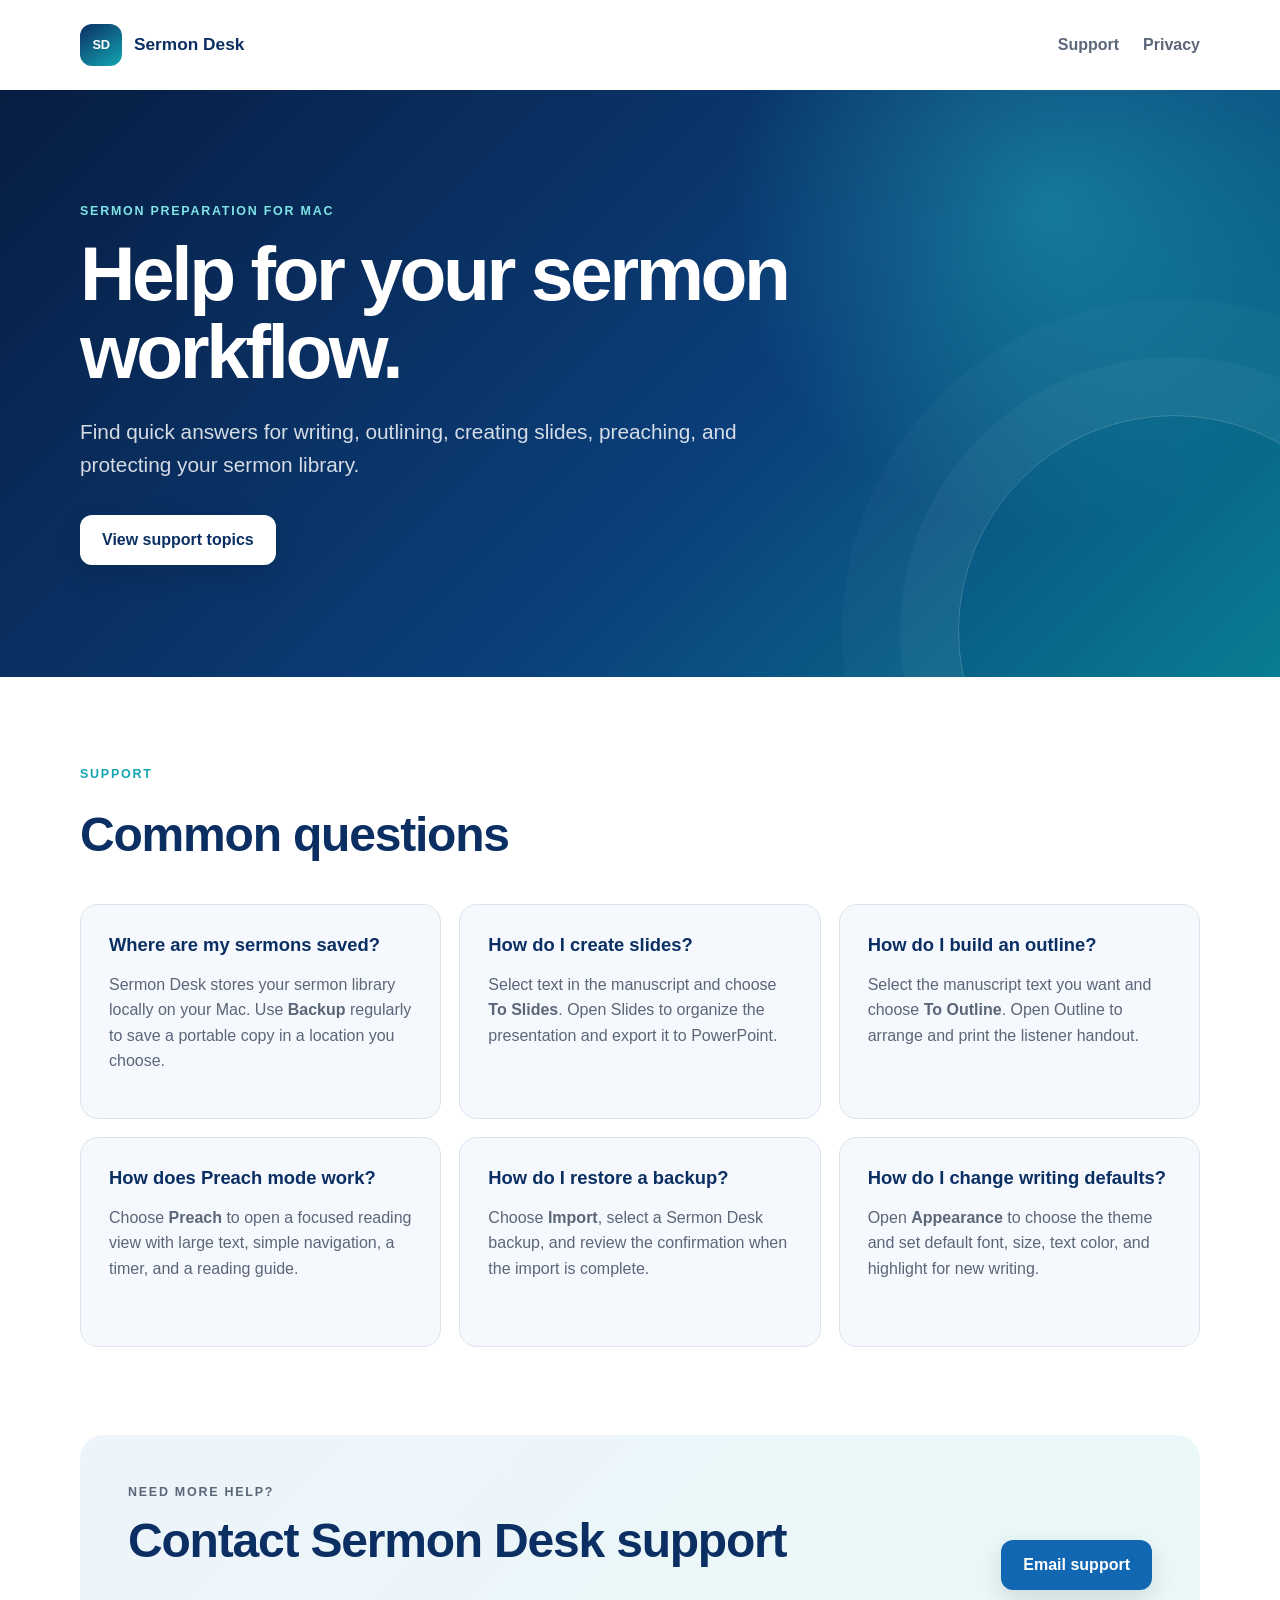
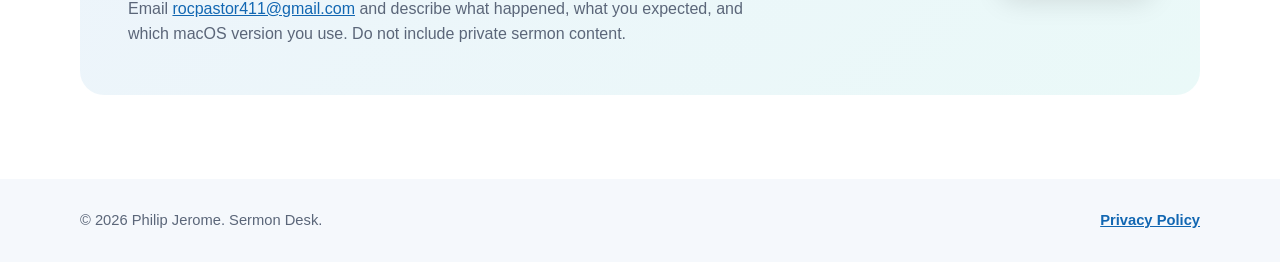
<file: index.html>
<!doctype html>
<html lang="en">
<head>
  <meta charset="utf-8">
  <meta name="viewport" content="width=device-width, initial-scale=1">
  <title>Sermon Desk Support</title>
  <meta name="description" content="Help, answers, and privacy information for Sermon Desk for macOS.">
  <link rel="stylesheet" href="styles.css">
</head>
<body>
  <header class="site-header">
    <a class="brand" href="index.html" aria-label="Sermon Desk support home">
      <span class="brand-mark" aria-hidden="true">SD</span>
      <span>Sermon Desk</span>
    </a>
    <nav aria-label="Main navigation">
      <a href="#support">Support</a>
      <a href="privacy.html">Privacy</a>
    </nav>
  </header>

  <main>
    <section class="hero">
      <p class="eyebrow">SERMON PREPARATION FOR MAC</p>
      <h1>Help for your sermon workflow.</h1>
      <p class="hero-copy">Find quick answers for writing, outlining, creating slides, preaching, and protecting your sermon library.</p>
      <a class="button" href="#support">View support topics</a>
    </section>

    <section class="section" id="support">
      <div class="section-heading">
        <p class="eyebrow">SUPPORT</p>
        <h2>Common questions</h2>
      </div>

      <div class="card-grid">
        <article class="card">
          <h3>Where are my sermons saved?</h3>
          <p>Sermon Desk stores your sermon library locally on your Mac. Use <strong>Backup</strong> regularly to save a portable copy in a location you choose.</p>
        </article>

        <article class="card">
          <h3>How do I create slides?</h3>
          <p>Select text in the manuscript and choose <strong>To Slides</strong>. Open Slides to organize the presentation and export it to PowerPoint.</p>
        </article>

        <article class="card">
          <h3>How do I build an outline?</h3>
          <p>Select the manuscript text you want and choose <strong>To Outline</strong>. Open Outline to arrange and print the listener handout.</p>
        </article>

        <article class="card">
          <h3>How does Preach mode work?</h3>
          <p>Choose <strong>Preach</strong> to open a focused reading view with large text, simple navigation, a timer, and a reading guide.</p>
        </article>

        <article class="card">
          <h3>How do I restore a backup?</h3>
          <p>Choose <strong>Import</strong>, select a Sermon Desk backup, and review the confirmation when the import is complete.</p>
        </article>

        <article class="card">
          <h3>How do I change writing defaults?</h3>
          <p>Open <strong>Appearance</strong> to choose the theme and set default font, size, text color, and highlight for new writing.</p>
        </article>
      </div>
    </section>

    <section class="section contact-panel">
      <div>
        <p class="eyebrow">NEED MORE HELP?</p>
        <h2>Contact Sermon Desk support</h2>
        <p>Email <a href="mailto:rocpastor411@gmail.com">rocpastor411@gmail.com</a> and describe what happened, what you expected, and which macOS version you use. Do not include private sermon content.</p>
      </div>
      <a class="button secondary" href="mailto:rocpastor411@gmail.com?subject=Sermon%20Desk%20Support">Email support</a>
    </section>
  </main>

  <footer>
    <p>&copy; 2026 Philip Jerome. Sermon Desk.</p>
    <a href="privacy.html">Privacy Policy</a>
  </footer>
</body>
</html>
</file>
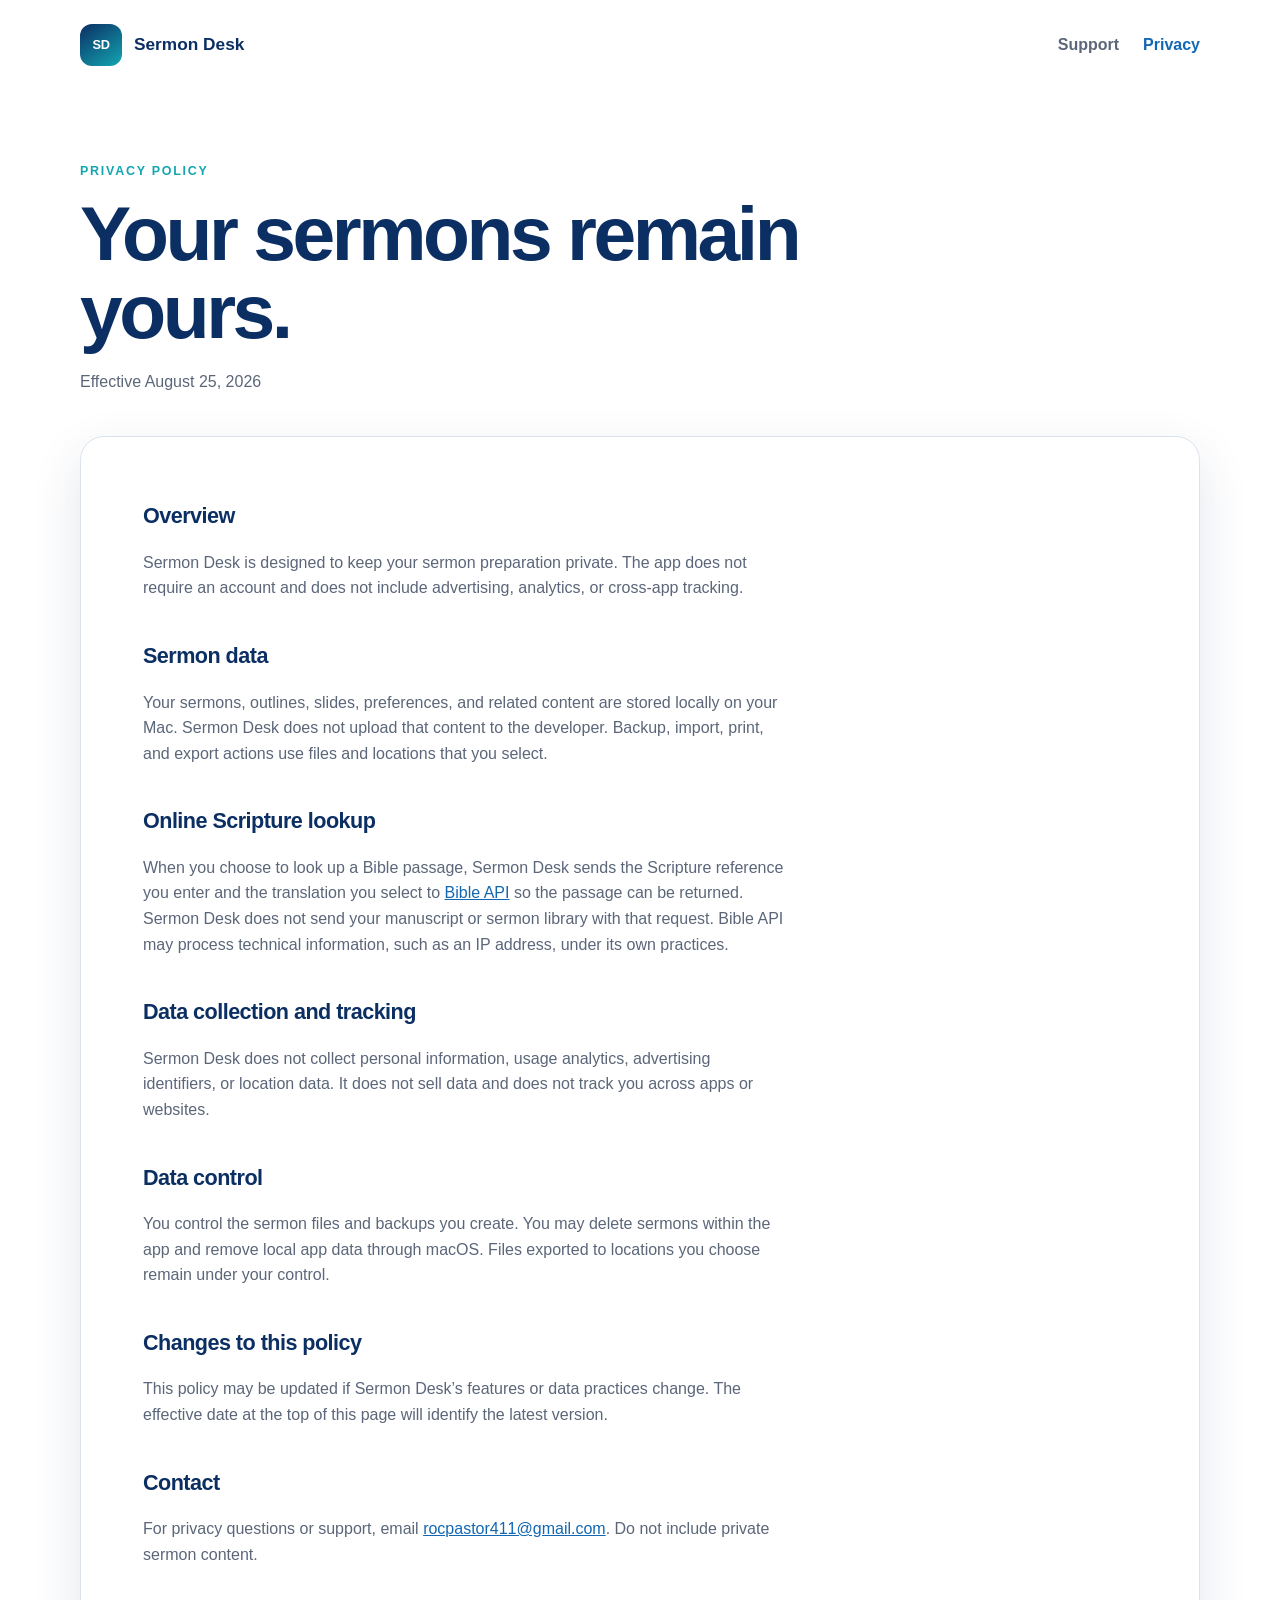
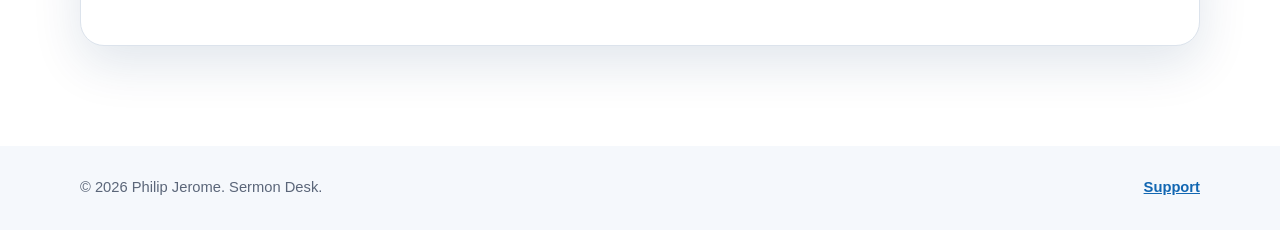
<file: privacy.html>
<!doctype html>
<html lang="en">
<head>
  <meta charset="utf-8">
  <meta name="viewport" content="width=device-width, initial-scale=1">
  <title>Privacy Policy — Sermon Desk</title>
  <meta name="description" content="Privacy policy for Sermon Desk for macOS.">
  <link rel="stylesheet" href="styles.css">
</head>
<body>
  <header class="site-header">
    <a class="brand" href="index.html" aria-label="Sermon Desk support home">
      <span class="brand-mark" aria-hidden="true">SD</span>
      <span>Sermon Desk</span>
    </a>
    <nav aria-label="Main navigation">
      <a href="index.html#support">Support</a>
      <a href="privacy.html" aria-current="page">Privacy</a>
    </nav>
  </header>

  <main class="policy-main">
    <section class="policy-heading">
      <p class="eyebrow">PRIVACY POLICY</p>
      <h1>Your sermons remain yours.</h1>
      <p class="updated">Effective August 25, 2026</p>
    </section>

    <article class="policy-card">
      <h2>Overview</h2>
      <p>Sermon Desk is designed to keep your sermon preparation private. The app does not require an account and does not include advertising, analytics, or cross-app tracking.</p>

      <h2>Sermon data</h2>
      <p>Your sermons, outlines, slides, preferences, and related content are stored locally on your Mac. Sermon Desk does not upload that content to the developer. Backup, import, print, and export actions use files and locations that you select.</p>

      <h2>Online Scripture lookup</h2>
      <p>When you choose to look up a Bible passage, Sermon Desk sends the Scripture reference you enter and the translation you select to <a href="https://bible-api.com/" rel="noopener">Bible API</a> so the passage can be returned. Sermon Desk does not send your manuscript or sermon library with that request. Bible API may process technical information, such as an IP address, under its own practices.</p>

      <h2>Data collection and tracking</h2>
      <p>Sermon Desk does not collect personal information, usage analytics, advertising identifiers, or location data. It does not sell data and does not track you across apps or websites.</p>

      <h2>Data control</h2>
      <p>You control the sermon files and backups you create. You may delete sermons within the app and remove local app data through macOS. Files exported to locations you choose remain under your control.</p>

      <h2>Changes to this policy</h2>
      <p>This policy may be updated if Sermon Desk’s features or data practices change. The effective date at the top of this page will identify the latest version.</p>

      <h2>Contact</h2>
      <p>For privacy questions or support, email <a href="mailto:rocpastor411@gmail.com">rocpastor411@gmail.com</a>. Do not include private sermon content.</p>
    </article>
  </main>

  <footer>
    <p>&copy; 2026 Philip Jerome. Sermon Desk.</p>
    <a href="index.html">Support</a>
  </footer>
</body>
</html>
</file>
<file: styles.css>
:root {
  color-scheme: light;
  --navy: #0b2f63;
  --blue: #1267b2;
  --aqua: #13a6b2;
  --ink: #172033;
  --muted: #5b6679;
  --line: #dce3ec;
  --surface: #f5f8fc;
  --white: #ffffff;
  --shadow: 0 18px 50px rgba(11, 47, 99, 0.12);
}

* {
  box-sizing: border-box;
}

html {
  scroll-behavior: smooth;
}

body {
  margin: 0;
  color: var(--ink);
  background: var(--white);
  font-family: -apple-system, BlinkMacSystemFont, "Segoe UI", sans-serif;
  line-height: 1.6;
}

a {
  color: var(--blue);
}

.site-header {
  display: flex;
  align-items: center;
  justify-content: space-between;
  width: min(1120px, calc(100% - 40px));
  margin: 0 auto;
  padding: 24px 0;
}

.brand {
  display: inline-flex;
  align-items: center;
  gap: 12px;
  color: var(--navy);
  font-size: 1.08rem;
  font-weight: 750;
  text-decoration: none;
}

.brand-mark {
  display: grid;
  width: 42px;
  height: 42px;
  place-items: center;
  border-radius: 12px;
  color: var(--white);
  background: linear-gradient(145deg, var(--navy), var(--aqua));
  font-size: 0.8rem;
  letter-spacing: -0.04em;
}

nav {
  display: flex;
  gap: 24px;
}

nav a {
  color: var(--muted);
  font-weight: 650;
  text-decoration: none;
}

nav a:hover,
nav a:focus-visible,
nav a[aria-current="page"] {
  color: var(--blue);
}

.hero {
  position: relative;
  overflow: hidden;
  padding: 112px max(20px, calc((100% - 1120px) / 2));
  color: var(--white);
  background:
    radial-gradient(circle at 82% 20%, rgba(39, 205, 200, 0.38), transparent 28%),
    linear-gradient(135deg, #071d42 0%, #0b3f7b 58%, #087d91 100%);
}

.hero::after {
  position: absolute;
  right: -110px;
  bottom: -170px;
  width: 430px;
  height: 430px;
  border: 1px solid rgba(255, 255, 255, 0.2);
  border-radius: 50%;
  box-shadow: 0 0 0 58px rgba(255, 255, 255, 0.035), 0 0 0 116px rgba(255, 255, 255, 0.025);
  content: "";
}

.eyebrow {
  margin: 0 0 12px;
  color: var(--aqua);
  font-size: 0.78rem;
  font-weight: 800;
  letter-spacing: 0.14em;
}

.hero .eyebrow {
  color: #7ee3e5;
}

h1,
h2,
h3,
p {
  max-width: 72ch;
}

h1 {
  max-width: 720px;
  margin: 0;
  font-size: clamp(2.65rem, 6vw, 5.2rem);
  line-height: 1.02;
  letter-spacing: -0.045em;
}

.hero-copy {
  max-width: 690px;
  margin: 24px 0 34px;
  color: rgba(255, 255, 255, 0.83);
  font-size: clamp(1.08rem, 2vw, 1.3rem);
}

.button {
  display: inline-flex;
  align-items: center;
  justify-content: center;
  min-height: 48px;
  padding: 12px 22px;
  border-radius: 12px;
  color: var(--navy);
  background: var(--white);
  font-weight: 750;
  text-decoration: none;
  box-shadow: 0 10px 28px rgba(0, 0, 0, 0.13);
}

.button:hover,
.button:focus-visible {
  transform: translateY(-1px);
}

.section,
.policy-main {
  width: min(1120px, calc(100% - 40px));
  margin: 0 auto;
}

.section {
  padding: 88px 0;
}

.section-heading h2,
.contact-panel h2,
.policy-card h2 {
  margin-top: 0;
  color: var(--navy);
  letter-spacing: -0.025em;
}

.section-heading h2,
.contact-panel h2 {
  margin-bottom: 30px;
  font-size: clamp(2rem, 4vw, 3rem);
}

.card-grid {
  display: grid;
  grid-template-columns: repeat(3, minmax(0, 1fr));
  gap: 18px;
}

.card {
  min-height: 210px;
  padding: 28px;
  border: 1px solid var(--line);
  border-radius: 18px;
  background: var(--surface);
}

.card h3 {
  margin: 0 0 12px;
  color: var(--navy);
  font-size: 1.15rem;
  line-height: 1.25;
}

.card p,
.contact-panel p,
.policy-card p {
  color: var(--muted);
}

.contact-panel {
  display: flex;
  align-items: center;
  justify-content: space-between;
  gap: 36px;
  margin-bottom: 84px;
  padding: 48px;
  border-radius: 24px;
  background: linear-gradient(135deg, #edf4fb, #eaf9f8);
}

.contact-panel h2 {
  margin-bottom: 10px;
}

.contact-panel p {
  margin-bottom: 0;
}

.button.secondary {
  flex: 0 0 auto;
  color: var(--white);
  background: var(--blue);
}

.policy-main {
  padding: 72px 0 100px;
}

.policy-heading {
  margin-bottom: 42px;
}

.policy-heading h1 {
  color: var(--navy);
  font-size: clamp(2.6rem, 6vw, 4.8rem);
}

.updated {
  margin-top: 18px;
  color: var(--muted);
}

.policy-card {
  padding: clamp(28px, 5vw, 62px);
  border: 1px solid var(--line);
  border-radius: 24px;
  background: var(--white);
  box-shadow: var(--shadow);
}

.policy-card h2 {
  margin-bottom: 8px;
  padding-top: 22px;
  font-size: 1.35rem;
}

.policy-card h2:first-child {
  padding-top: 0;
}

footer {
  display: flex;
  align-items: center;
  justify-content: space-between;
  gap: 24px;
  padding: 30px max(20px, calc((100% - 1120px) / 2));
  color: var(--muted);
  background: var(--surface);
  font-size: 0.92rem;
}

footer p {
  margin: 0;
}

footer a {
  font-weight: 650;
}

@media (max-width: 820px) {
  .card-grid {
    grid-template-columns: 1fr 1fr;
  }

  .contact-panel {
    align-items: flex-start;
    flex-direction: column;
  }
}

@media (max-width: 560px) {
  .site-header {
    align-items: flex-start;
    gap: 18px;
    flex-direction: column;
  }

  .hero {
    padding-top: 82px;
    padding-bottom: 82px;
  }

  .section {
    padding: 64px 0;
  }

  .card-grid {
    grid-template-columns: 1fr;
  }

  .contact-panel {
    padding: 30px;
  }

  footer {
    align-items: flex-start;
    flex-direction: column;
  }
}
</file>
